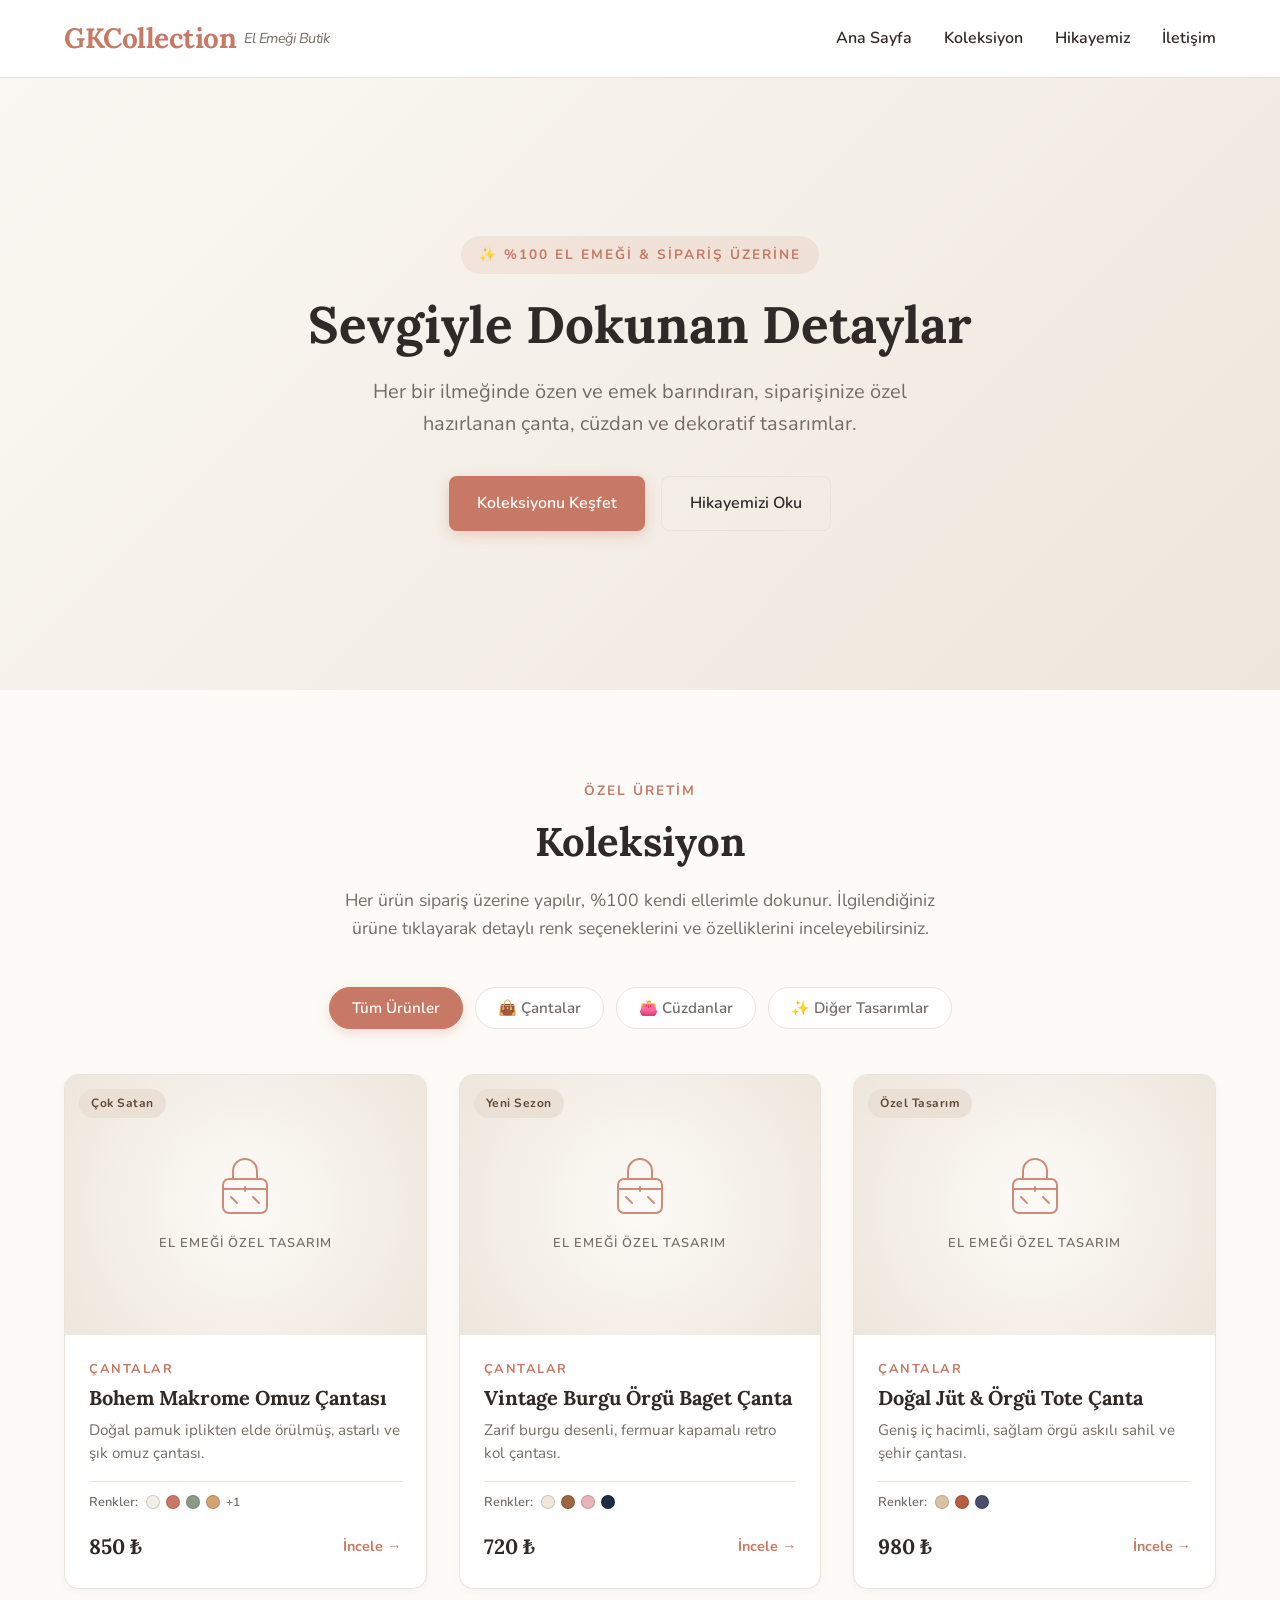
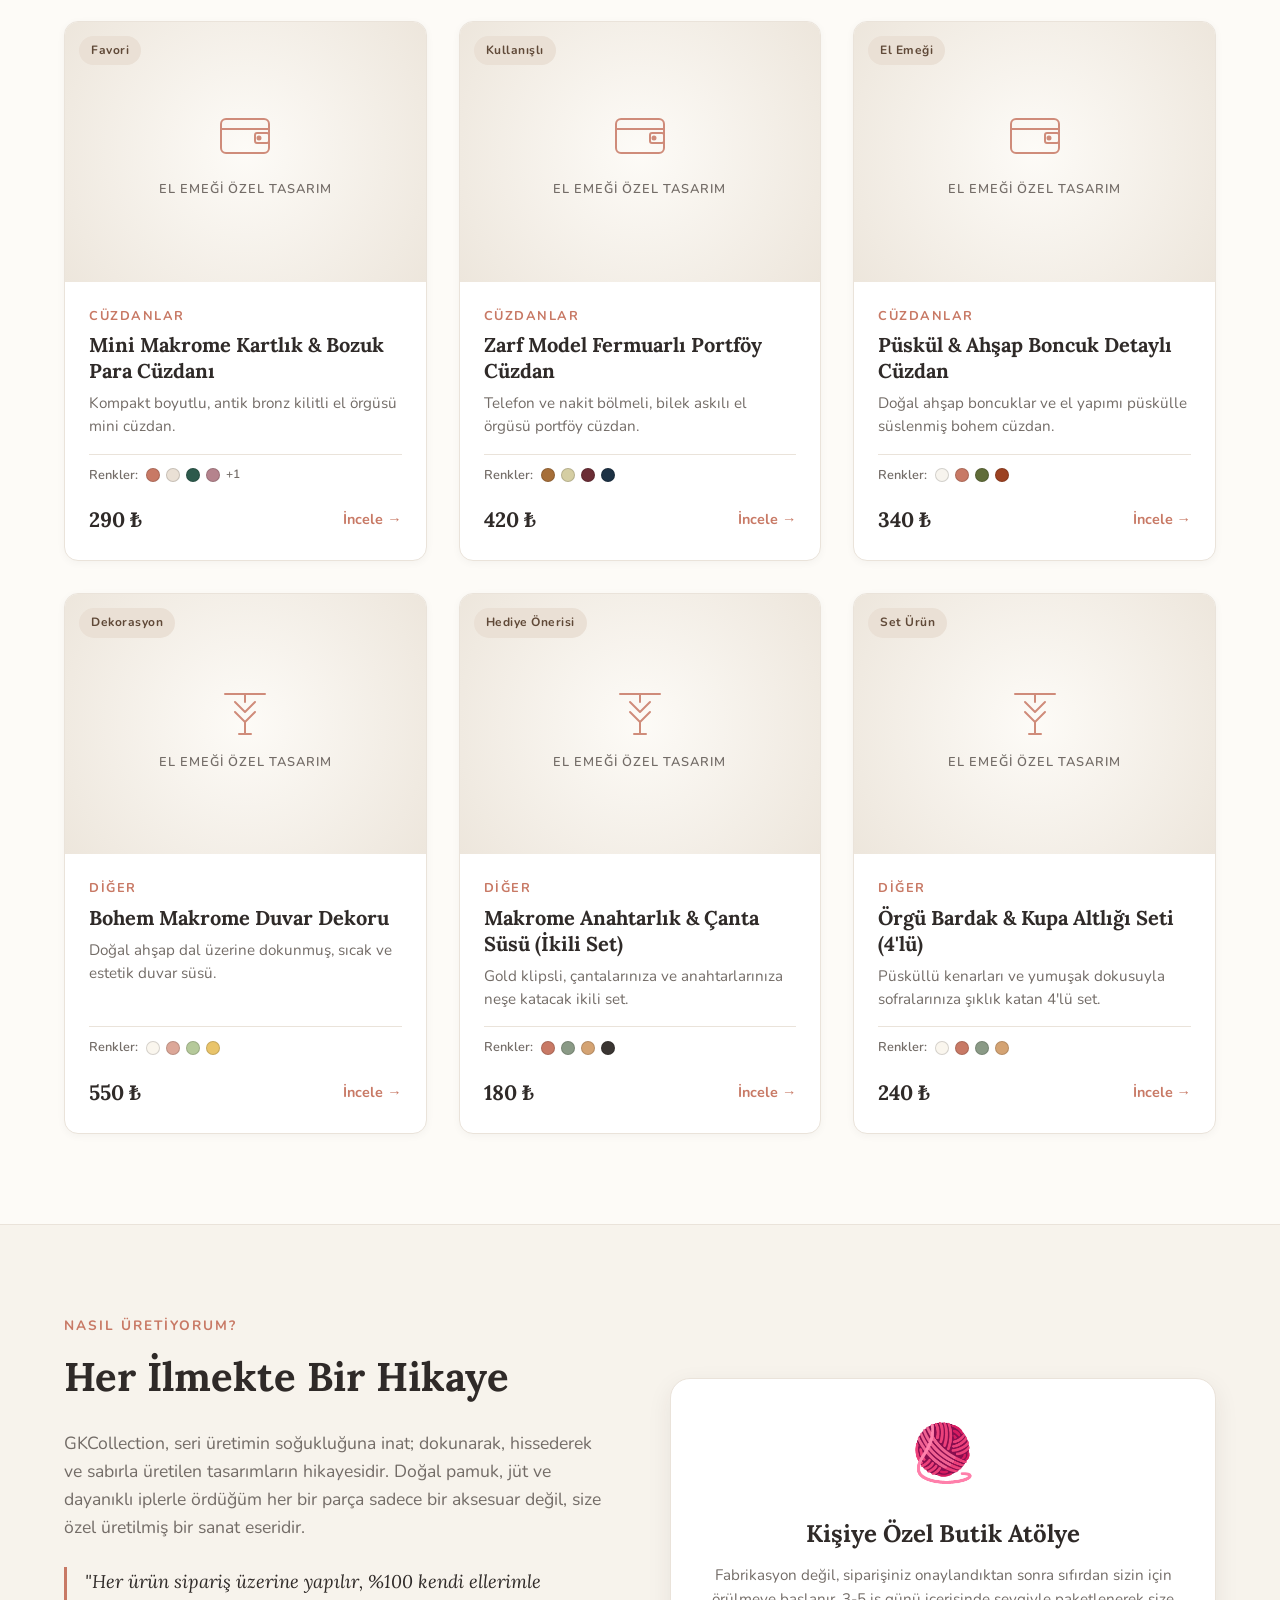
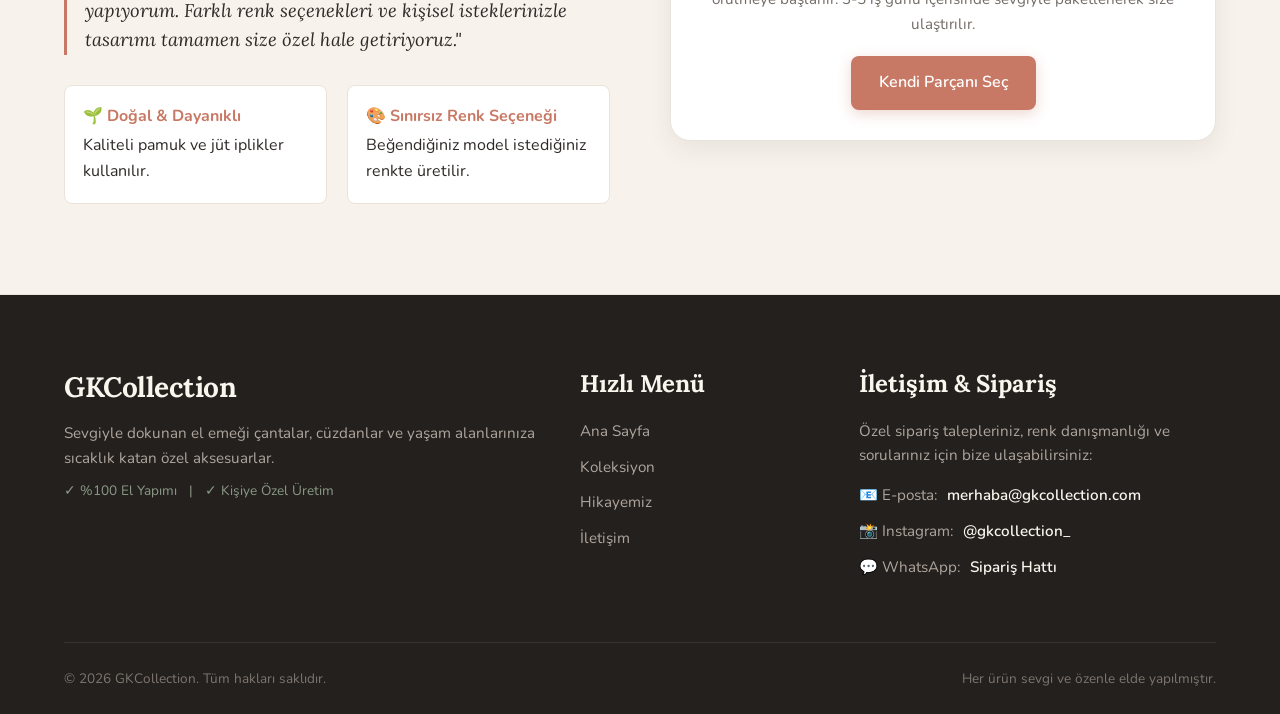
<file: GKCollection/index.html>
<!DOCTYPE html>
<html lang="tr">
<head>
    <meta charset="UTF-8">
    <meta name="viewport" content="width=device-width, initial-scale=1.0">
    <title>GKCollection | Sevgiyle Dokunan El Emeği Tasarımlar</title>
    <!-- Google Fonts: Lora (Başlıklar) ve Nunito (Metinler) -->
    <link rel="preconnect" href="https://fonts.googleapis.com">
    <link rel="preconnect" href="https://fonts.gstatic.com" crossorigin>
    <link href="https://fonts.googleapis.com/css2?family=Lora:ital,wght@0,400;0,600;0,700;1,400&family=Nunito:wght@300;400;600;700&display=swap" rel="stylesheet">
    <!-- CSS Dosyamızı Bağlıyoruz -->
    <link rel="stylesheet" href="style.css">
</head>
<body>

    <!-- 1. ÜST MENÜ (Header) -->
    <header>
        <div class="header-inner">
            <a href="index.html" class="logo">
                GKCollection
                <span>El Emeği Butik</span>
            </a>
            
            <!-- Mobil Menü Butonu -->
            <button class="nav-toggle" aria-label="Menüyü Aç/Kapat">
                <span></span>
                <span></span>
                <span></span>
            </button>

            <nav>
                <ul>
                    <li><a href="#ana-sayfa">Ana Sayfa</a></li>
                    <li><a href="#koleksiyon">Koleksiyon</a></li>
                    <li><a href="#hikayemiz">Hikayemiz</a></li>
                    <li><a href="#iletisim">İletişim</a></li>
                </ul>
            </nav>
        </div>
    </header>

    <!-- 2. KARŞILAMA ALANI (Hero Section) -->
    <section id="ana-sayfa" class="hero">
        <div class="hero-content">
            <span class="hero-subtitle-badge">✨ %100 El Emeği & Sipariş Üzerine</span>
            <h1>Sevgiyle Dokunan Detaylar</h1>
            <p>Her bir ilmeğinde özen ve emek barındıran, siparişinize özel hazırlanan çanta, cüzdan ve dekoratif tasarımlar.</p>
            <div class="hero-actions">
                <a href="#koleksiyon" class="btn btn-primary">Koleksiyonu Keşfet</a>
                <a href="#hikayemiz" class="btn btn-secondary">Hikayemizi Oku</a>
            </div>
        </div>
    </section>

    <!-- 3. KOLEKSİYON ALANI (Kategoriler & Ürünler) -->
    <section id="koleksiyon" class="featured">
        <div class="container">
            <div class="section-header">
                <span class="section-tag">Özel Üretim</span>
                <h2>Koleksiyon</h2>
                <p>Her ürün sipariş üzerine yapılır, %100 kendi ellerimle dokunur. İlgilendiğiniz ürüne tıklayarak detaylı renk seçeneklerini ve özelliklerini inceleyebilirsiniz.</p>
            </div>

            <!-- Kategori Filtre Butonları -->
            <div class="collection-filters">
                <button type="button" class="filter-btn active" data-category="all">
                    Tüm Ürünler
                </button>
                <button type="button" class="filter-btn" data-category="cantalar">
                    👜 Çantalar
                </button>
                <button type="button" class="filter-btn" data-category="cuzdanlar">
                    👛 Cüzdanlar
                </button>
                <button type="button" class="filter-btn" data-category="diger">
                    ✨ Diğer Tasarımlar
                </button>
            </div>

            <!-- Dinamik Ürün Listesi (JavaScript ile doldurulur) -->
            <div id="product-grid" class="grid-container">
                <!-- Ürün kartları main.js tarafından buraya yerleştirilir -->
            </div>
        </div>
    </section>

    <!-- 4. HİKAYEMİZ ALANI (Story Section) -->
    <section id="hikayemiz" class="story-section">
        <div class="container">
            <div class="story-grid">
                <div class="story-text">
                    <span class="section-tag">Nasıl Üretiyorum?</span>
                    <h2>Her İlmekte Bir Hikaye</h2>
                    <p>GKCollection, seri üretimin soğukluğuna inat; dokunarak, hissederek ve sabırla üretilen tasarımların hikayesidir. Doğal pamuk, jüt ve dayanıklı iplerle ördüğüm her bir parça sadece bir aksesuar değil, size özel üretilmiş bir sanat eseridir.</p>
                    
                    <div class="story-highlight-quote">
                        "Her ürün sipariş üzerine yapılır, %100 kendi ellerimle yapıyorum. Farklı renk seçenekleri ve kişisel isteklerinizle tasarımı tamamen size özel hale getiriyoruz."
                    </div>

                    <div class="story-features">
                        <div class="story-feature-item">
                            <strong>🌱 Doğal & Dayanıklı</strong>
                            <span>Kaliteli pamuk ve jüt iplikler kullanılır.</span>
                        </div>
                        <div class="story-feature-item">
                            <strong>🎨 Sınırsız Renk Seçeneği</strong>
                            <span>Beğendiğiniz model istediğiniz renkte üretilir.</span>
                        </div>
                    </div>
                </div>

                <div class="story-visual-box">
                    <div class="story-artisan-icon">🧶</div>
                    <h3>Kişiye Özel Butik Atölye</h3>
                    <p>Fabrikasyon değil, siparişiniz onaylandıktan sonra sıfırdan sizin için örülmeye başlanır. 3-5 iş günü içerisinde sevgiyle paketlenerek size ulaştırılır.</p>
                    <a href="#koleksiyon" class="btn btn-primary" style="margin-top: 20px;">
                        Kendi Parçanı Seç
                    </a>
                </div>
            </div>
        </div>
    </section>

    <!-- 5. ALT BİLGİ & İLETİŞİM (Footer) -->
    <footer id="iletisim">
        <div class="container">
            <div class="footer-grid">
                <div class="footer-col">
                    <div class="logo" style="color: #FAF6EE; margin-bottom: 12px;">GKCollection</div>
                    <p>Sevgiyle dokunan el emeği çantalar, cüzdanlar ve yaşam alanlarınıza sıcaklık katan özel aksesuarlar.</p>
                    <p style="margin-top: 10px; font-size: 0.85rem; color: #8A9A86;">
                        ✓ %100 El Yapımı &nbsp; | &nbsp; ✓ Kişiye Özel Üretim
                    </p>
                </div>

                <div class="footer-col">
                    <h3>Hızlı Menü</h3>
                    <ul class="footer-links">
                        <li><a href="#ana-sayfa">Ana Sayfa</a></li>
                        <li><a href="#koleksiyon">Koleksiyon</a></li>
                        <li><a href="#hikayemiz">Hikayemiz</a></li>
                        <li><a href="#iletisim">İletişim</a></li>
                    </ul>
                </div>

                <div class="footer-col">
                    <h3>İletişim & Sipariş</h3>
                    <p style="margin-bottom: 15px;">Özel sipariş talepleriniz, renk danışmanlığı ve sorularınız için bize ulaşabilirsiniz:</p>
                    <ul class="footer-contact-list">
                        <li>
                            <span>📧 E-posta:</span>
                            <a href="mailto:merhaba@gkcollection.com">merhaba@gkcollection.com</a>
                        </li>
                        <li>
                            <span>📸 Instagram:</span>
                            <a href="https://instagram.com" target="_blank" rel="noopener">@gkcollection_</a>
                        </li>
                        <li>
                            <span>💬 WhatsApp:</span>
                            <a href="https://wa.me/" target="_blank" rel="noopener">Sipariş Hattı</a>
                        </li>
                    </ul>
                </div>
            </div>

            <div class="footer-bottom">
                <p>&copy; 2026 GKCollection. Tüm hakları saklıdır.</p>
                <p>Her ürün sevgi ve özenle elde yapılmıştır.</p>
            </div>
        </div>
    </footer>

    <!-- JavaScript Dosyaları -->
    <script src="products.js"></script>
    <script src="main.js"></script>
</body>
</html>
</file>
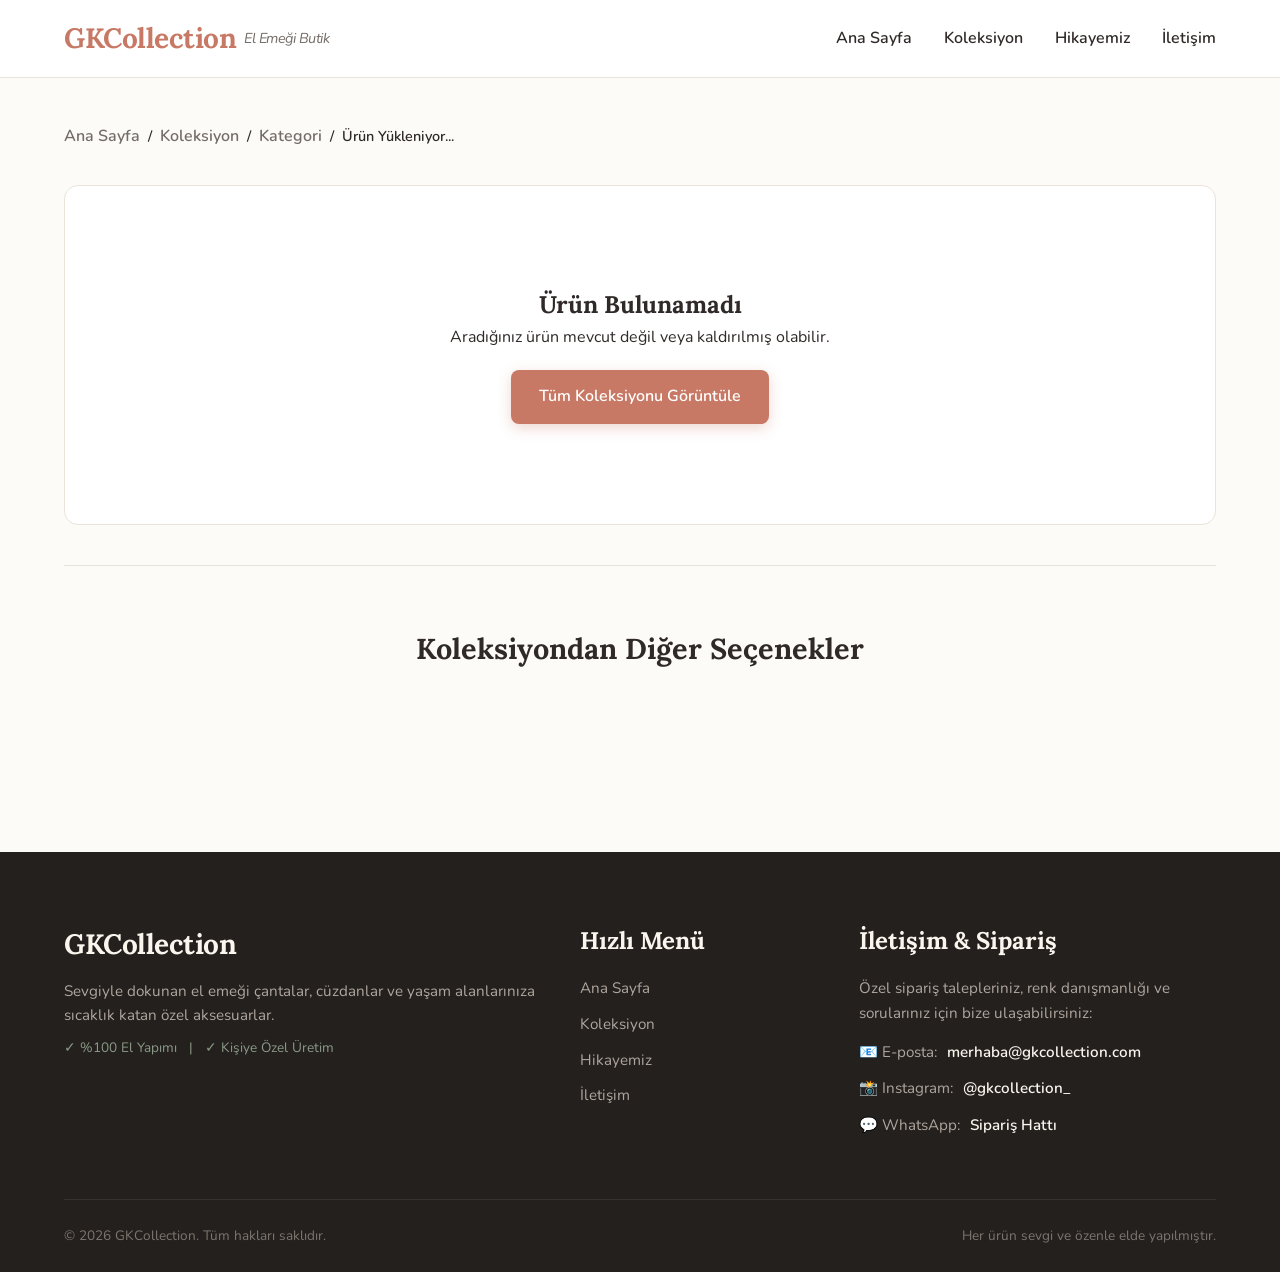
<file: GKCollection/urun-detay.html>
<!DOCTYPE html>
<html lang="tr">
<head>
    <meta charset="UTF-8">
    <meta name="viewport" content="width=device-width, initial-scale=1.0">
    <title>Ürün Detayı | GKCollection</title>
    <!-- Google Fonts: Lora (Başlıklar) ve Nunito (Metinler) -->
    <link rel="preconnect" href="https://fonts.googleapis.com">
    <link rel="preconnect" href="https://fonts.gstatic.com" crossorigin>
    <link href="https://fonts.googleapis.com/css2?family=Lora:ital,wght@0,400;0,600;0,700;1,400&family=Nunito:wght@300;400;600;700&display=swap" rel="stylesheet">
    <!-- CSS Dosyamızı Bağlıyoruz -->
    <link rel="stylesheet" href="style.css">
</head>
<body>

    <!-- 1. ÜST MENÜ (Header) -->
    <header>
        <div class="header-inner">
            <a href="index.html" class="logo">
                GKCollection
                <span>El Emeği Butik</span>
            </a>
            
            <!-- Mobil Menü Butonu -->
            <button class="nav-toggle" aria-label="Menüyü Aç/Kapat">
                <span></span>
                <span></span>
                <span></span>
            </button>

            <nav>
                <ul>
                    <li><a href="index.html#ana-sayfa">Ana Sayfa</a></li>
                    <li><a href="index.html#koleksiyon">Koleksiyon</a></li>
                    <li><a href="index.html#hikayemiz">Hikayemiz</a></li>
                    <li><a href="index.html#iletisim">İletişim</a></li>
                </ul>
            </nav>
        </div>
    </header>

    <!-- 2. ÜRÜN DETAY SAYFASI GÖVDESİ -->
    <main class="product-detail-page">
        <div class="container">
            
            <!-- Sayfa Yolu (Breadcrumbs) -->
            <nav class="breadcrumb-nav" aria-label="Sayfa Yolu">
                <a href="index.html">Ana Sayfa</a>
                <span>/</span>
                <a href="index.html#koleksiyon">Koleksiyon</a>
                <span>/</span>
                <a href="index.html#koleksiyon" id="breadcrumb-category">Kategori</a>
                <span>/</span>
                <span id="breadcrumb-product">Ürün Yükleniyor...</span>
            </nav>

            <!-- Dinamik Ürün Detay Konteyneri (main.js ile doldurulur) -->
            <div id="product-detail-container">
                <div style="text-align: center; padding: 80px 20px;">
                    <p>Ürün detayları yükleniyor...</p>
                </div>
            </div>

            <!-- İlginizi Çekebilecek Diğer Ürünler -->
            <section class="related-products-section">
                <h3>Koleksiyondan Diğer Seçenekler</h3>
                <div id="related-products-grid" class="grid-container">
                    <!-- main.js tarafından benzer veya diğer kategorideki ürünler yüklenir -->
                </div>
            </section>

        </div>
    </main>

    <!-- 3. ALT BİLGİ & İLETİŞİM (Footer) -->
    <footer id="iletisim">
        <div class="container">
            <div class="footer-grid">
                <div class="footer-col">
                    <div class="logo" style="color: #FAF6EE; margin-bottom: 12px;">GKCollection</div>
                    <p>Sevgiyle dokunan el emeği çantalar, cüzdanlar ve yaşam alanlarınıza sıcaklık katan özel aksesuarlar.</p>
                    <p style="margin-top: 10px; font-size: 0.85rem; color: #8A9A86;">
                        ✓ %100 El Yapımı &nbsp; | &nbsp; ✓ Kişiye Özel Üretim
                    </p>
                </div>

                <div class="footer-col">
                    <h3>Hızlı Menü</h3>
                    <ul class="footer-links">
                        <li><a href="index.html#ana-sayfa">Ana Sayfa</a></li>
                        <li><a href="index.html#koleksiyon">Koleksiyon</a></li>
                        <li><a href="index.html#hikayemiz">Hikayemiz</a></li>
                        <li><a href="index.html#iletisim">İletişim</a></li>
                    </ul>
                </div>

                <div class="footer-col">
                    <h3>İletişim & Sipariş</h3>
                    <p style="margin-bottom: 15px;">Özel sipariş talepleriniz, renk danışmanlığı ve sorularınız için bize ulaşabilirsiniz:</p>
                    <ul class="footer-contact-list">
                        <li>
                            <span>📧 E-posta:</span>
                            <a href="mailto:merhaba@gkcollection.com">merhaba@gkcollection.com</a>
                        </li>
                        <li>
                            <span>📸 Instagram:</span>
                            <a href="https://instagram.com" target="_blank" rel="noopener">@gkcollection_</a>
                        </li>
                        <li>
                            <span>💬 WhatsApp:</span>
                            <a href="https://wa.me/" target="_blank" rel="noopener">Sipariş Hattı</a>
                        </li>
                    </ul>
                </div>
            </div>

            <div class="footer-bottom">
                <p>&copy; 2026 GKCollection. Tüm hakları saklıdır.</p>
                <p>Her ürün sevgi ve özenle elde yapılmıştır.</p>
            </div>
        </div>
    </footer>

    <!-- JavaScript Dosyaları -->
    <script src="products.js"></script>
    <script src="main.js"></script>
</body>
</html>
</file>
<file: GKCollection/style.css>
/* ==========================================================================
   GKCollection - Modern & El Emeği Butik Stil Dosyası
   ========================================================================== */

/* --- 1. TEMEL DEĞİŞKENLER VE RENK PALETİ --- */
:root {
    --bg-color: #FDFBF7;          /* Doğal Krem / Keten Tonu */
    --surface-color: #FFFFFF;     /* Kart Arka Plan Beyaz */
    --surface-soft: #F7F3EC;      /* Yumuşak Bej Vurgu */
    --primary-color: #C87965;     /* Sıcak Kiremit / Terracotta */
    --primary-hover: #A85C4B;     /* Koyu Kiremit */
    --secondary-color: #8A9A86;   /* Dingin Adaçayı Yeşili */
    --text-color: #2F2A28;        /* Acı Kahve / Koyu Antrasit */
    --text-muted: #736C67;        /* İkincil Açıklama Metni */
    --border-color: #EAE3DA;      /* Yumuşak Kenarlık */
    --badge-bg: #EAE0D5;          /* Rozet Arka Planı */
    --badge-text: #604938;        /* Rozet Metin Rengi */
    --font-heading: 'Lora', serif;
    --font-body: 'Nunito', sans-serif;
    --shadow-sm: 0 2px 8px rgba(0, 0, 0, 0.04);
    --shadow-md: 0 8px 24px rgba(47, 42, 40, 0.08);
    --shadow-lg: 0 16px 36px rgba(47, 42, 40, 0.12);
    --radius-sm: 8px;
    --radius-md: 14px;
    --radius-lg: 20px;
}

/* --- 2. SIFIRLAMA VE TEMEL TİPOGRAFİ --- */
* {
    margin: 0;
    padding: 0;
    box-sizing: border-box;
}

html {
    scroll-behavior: smooth;
}

body {
    background-color: var(--bg-color);
    color: var(--text-color);
    font-family: var(--font-body);
    line-height: 1.6;
    overflow-x: hidden;
}

h1, h2, h3, h4, .logo {
    font-family: var(--font-heading);
    font-weight: 700;
    color: var(--text-color);
}

a {
    color: inherit;
    text-decoration: none;
    transition: all 0.25s ease;
}

img {
    max-width: 100%;
    display: block;
}

.container {
    max-width: 1200px;
    margin: 0 auto;
    padding: 0 24px;
}

/* --- 3. HEADER (ÜST MENÜ) --- */
header {
    background-color: rgba(255, 255, 255, 0.96);
    backdrop-filter: blur(10px);
    border-bottom: 1px solid var(--border-color);
    position: sticky;
    top: 0;
    z-index: 1000;
    transition: box-shadow 0.3s ease;
}

header .header-inner {
    max-width: 1200px;
    margin: 0 auto;
    padding: 16px 24px;
    display: flex;
    justify-content: space-between;
    align-items: center;
}

.logo {
    font-size: 1.75rem;
    color: var(--primary-color);
    letter-spacing: -0.5px;
    display: flex;
    align-items: center;
    gap: 8px;
}

.logo span {
    font-size: 0.9rem;
    font-family: var(--font-body);
    font-style: italic;
    color: var(--text-muted);
    font-weight: 400;
}

nav ul {
    list-style: none;
    display: flex;
    align-items: center;
    gap: 32px;
}

nav a {
    font-weight: 600;
    font-size: 1rem;
    color: var(--text-color);
    position: relative;
    padding: 6px 0;
}

nav a::after {
    content: '';
    position: absolute;
    bottom: 0;
    left: 0;
    width: 0%;
    height: 2px;
    background-color: var(--primary-color);
    transition: width 0.3s ease;
}

nav a:hover {
    color: var(--primary-color);
}

nav a:hover::after {
    width: 100%;
}

/* Mobil Hamburger Menü Butonu */
.nav-toggle {
    display: none;
    background: none;
    border: none;
    cursor: pointer;
    padding: 8px;
    flex-direction: column;
    gap: 5px;
}

.nav-toggle span {
    display: block;
    width: 25px;
    height: 2px;
    background-color: var(--text-color);
    transition: 0.3s ease;
}

/* --- 4. HERO SECTION (KARŞILAMA ALANI) --- */
.hero {
    min-height: 68vh;
    display: flex;
    align-items: center;
    justify-content: center;
    text-align: center;
    background: linear-gradient(135deg, #FBF8F3 0%, #EDE6DC 100%);
    padding: 80px 24px;
    position: relative;
}

.hero-content {
    max-width: 780px;
}

.hero-subtitle-badge {
    display: inline-block;
    background-color: rgba(200, 121, 101, 0.12);
    color: var(--primary-color);
    font-weight: 700;
    font-size: 0.85rem;
    text-transform: uppercase;
    letter-spacing: 2px;
    padding: 8px 18px;
    border-radius: 50px;
    margin-bottom: 20px;
}

.hero h1 {
    font-size: 3.2rem;
    line-height: 1.2;
    margin-bottom: 20px;
    color: var(--text-color);
}

.hero p {
    font-size: 1.25rem;
    color: var(--text-muted);
    margin-bottom: 36px;
    max-width: 620px;
    margin-left: auto;
    margin-right: auto;
}

.hero-actions {
    display: flex;
    justify-content: center;
    gap: 16px;
    flex-wrap: wrap;
}

/* --- BUTONLAR --- */
.btn {
    display: inline-flex;
    align-items: center;
    justify-content: center;
    gap: 8px;
    padding: 14px 28px;
    font-size: 1rem;
    font-weight: 600;
    border-radius: var(--radius-sm);
    cursor: pointer;
    border: none;
    transition: all 0.3s ease;
}

.btn-primary {
    background-color: var(--primary-color);
    color: #fff;
    box-shadow: 0 4px 14px rgba(200, 121, 101, 0.3);
}

.btn-primary:hover {
    background-color: var(--primary-hover);
    transform: translateY(-2px);
    box-shadow: 0 6px 18px rgba(200, 121, 101, 0.4);
}

.btn-secondary {
    background-color: transparent;
    color: var(--text-color);
    border: 1.5px solid var(--border-color);
}

.btn-secondary:hover {
    background-color: #fff;
    border-color: var(--primary-color);
    color: var(--primary-color);
}

/* --- 5. KOLEKSİYON BÖLÜMÜ (KATEGORİLER & ÜRÜNLER) --- */
.featured {
    padding: 90px 0;
}

.section-header {
    text-align: center;
    margin-bottom: 45px;
}

.section-tag {
    font-size: 0.85rem;
    text-transform: uppercase;
    letter-spacing: 2px;
    color: var(--primary-color);
    font-weight: 700;
    margin-bottom: 8px;
    display: block;
}

.section-header h2 {
    font-size: 2.5rem;
    margin-bottom: 12px;
}

.section-header p {
    color: var(--text-muted);
    font-size: 1.1rem;
    max-width: 600px;
    margin: 0 auto;
}

/* Kategori Filtre Butonları */
.collection-filters {
    display: flex;
    justify-content: center;
    align-items: center;
    gap: 12px;
    flex-wrap: wrap;
    margin-bottom: 45px;
}

.filter-btn {
    background-color: var(--surface-color);
    border: 1.5px solid var(--border-color);
    padding: 10px 22px;
    border-radius: 50px;
    font-family: var(--font-body);
    font-weight: 600;
    font-size: 0.95rem;
    color: var(--text-muted);
    cursor: pointer;
    transition: all 0.25s ease;
    display: inline-flex;
    align-items: center;
    gap: 6px;
}

.filter-btn:hover {
    border-color: var(--primary-color);
    color: var(--primary-color);
}

.filter-btn.active {
    background-color: var(--primary-color);
    border-color: var(--primary-color);
    color: #fff;
    box-shadow: 0 4px 12px rgba(200, 121, 101, 0.25);
}

/* Ürün Grid Düzeni */
.grid-container {
    display: grid;
    grid-template-columns: repeat(auto-fill, minmax(320px, 1fr));
    gap: 32px;
}

/* Ürün Kartı */
.product-card {
    background-color: var(--surface-color);
    border-radius: var(--radius-md);
    overflow: hidden;
    border: 1px solid var(--border-color);
    box-shadow: var(--shadow-sm);
    transition: transform 0.3s ease, box-shadow 0.3s ease;
    display: flex;
    flex-direction: column;
    cursor: pointer;
}

.product-card:hover {
    transform: translateY(-8px);
    box-shadow: var(--shadow-md);
}

/* Kart Görsel Alanı */
.card-visual {
    position: relative;
    width: 100%;
    height: 260px;
    background-color: var(--surface-soft);
    overflow: hidden;
    display: flex;
    align-items: center;
    justify-content: center;
}

.product-thumb-img {
    width: 100%;
    height: 100%;
    object-fit: cover;
    transition: transform 0.5s ease;
}

.product-card:hover .product-thumb-img {
    transform: scale(1.05);
}

/* Yer Tutucu (Placeholder) Görsel Tasarımı */
.img-placeholder {
    width: 100%;
    height: 100%;
    display: flex;
    flex-direction: column;
    align-items: center;
    justify-content: center;
    gap: 12px;
    background: radial-gradient(circle at center, #FDFBF7 0%, #EDE6DC 100%);
    color: var(--primary-color);
}

.placeholder-svg {
    width: 64px;
    height: 64px;
    opacity: 0.85;
    transition: transform 0.3s ease;
}

.product-card:hover .placeholder-svg {
    transform: scale(1.1);
}

.placeholder-caption {
    font-size: 0.8rem;
    font-weight: 600;
    letter-spacing: 1px;
    color: var(--text-muted);
    text-transform: uppercase;
}

/* Rozet (Badge) */
.badge {
    position: absolute;
    top: 14px;
    left: 14px;
    background-color: var(--badge-bg);
    color: var(--badge-text);
    font-size: 0.75rem;
    font-weight: 700;
    padding: 5px 12px;
    border-radius: 50px;
    z-index: 2;
    letter-spacing: 0.5px;
}

/* Kart Gövdesi */
.card-body {
    padding: 24px;
    display: flex;
    flex-direction: column;
    flex-grow: 1;
}

.card-category {
    font-size: 0.8rem;
    text-transform: uppercase;
    letter-spacing: 1.5px;
    color: var(--primary-color);
    font-weight: 700;
    margin-bottom: 6px;
}

.card-title {
    font-size: 1.25rem;
    margin-bottom: 8px;
    color: var(--text-color);
    line-height: 1.3;
}

.card-desc {
    color: var(--text-muted);
    font-size: 0.95rem;
    margin-bottom: 16px;
    line-height: 1.5;
    flex-grow: 1;
}

/* Renk Noktacıkları */
.card-colors {
    display: flex;
    align-items: center;
    gap: 8px;
    margin-bottom: 18px;
    padding-top: 10px;
    border-top: 1px solid var(--border-color);
}

.colors-label {
    font-size: 0.8rem;
    color: var(--text-muted);
    font-weight: 600;
}

.dots-wrapper {
    display: flex;
    align-items: center;
    gap: 6px;
}

.color-dot {
    width: 14px;
    height: 14px;
    border-radius: 50%;
    border: 1px solid rgba(0, 0, 0, 0.15);
    display: inline-block;
}

.color-more {
    font-size: 0.75rem;
    color: var(--text-muted);
    font-weight: 600;
}

/* Kart Alt Kısmı */
.card-footer {
    display: flex;
    justify-content: space-between;
    align-items: center;
}

.card-price {
    font-size: 1.3rem;
    font-weight: 700;
    color: var(--text-color);
    font-family: var(--font-heading);
}

.btn-detail {
    font-size: 0.9rem;
    font-weight: 700;
    color: var(--primary-color);
    display: inline-flex;
    align-items: center;
    gap: 4px;
    transition: gap 0.2s ease;
}

.product-card:hover .btn-detail {
    gap: 8px;
    color: var(--primary-hover);
}

/* --- 6. HİKAYEMİZ BÖLÜMÜ --- */
.story-section {
    background-color: var(--surface-soft);
    padding: 90px 0;
    border-top: 1px solid var(--border-color);
    border-bottom: 1px solid var(--border-color);
}

.story-grid {
    display: grid;
    grid-template-columns: 1fr 1fr;
    gap: 60px;
    align-items: center;
}

.story-text h2 {
    font-size: 2.5rem;
    margin-bottom: 20px;
}

.story-text p {
    font-size: 1.1rem;
    color: var(--text-muted);
    margin-bottom: 20px;
}

.story-highlight-quote {
    border-left: 3px solid var(--primary-color);
    padding-left: 18px;
    font-style: italic;
    color: var(--text-color);
    font-family: var(--font-heading);
    font-size: 1.15rem;
    margin: 25px 0;
}

.story-features {
    display: grid;
    grid-template-columns: 1fr 1fr;
    gap: 20px;
    margin-top: 30px;
}

.story-feature-item {
    background: #fff;
    padding: 18px;
    border-radius: var(--radius-sm);
    border: 1px solid var(--border-color);
}

.story-feature-item strong {
    display: block;
    color: var(--primary-color);
    margin-bottom: 4px;
}

.story-visual-box {
    background: #fff;
    padding: 30px;
    border-radius: var(--radius-lg);
    box-shadow: var(--shadow-md);
    border: 1px solid var(--border-color);
    text-align: center;
}

.story-artisan-icon {
    font-size: 3.5rem;
    margin-bottom: 16px;
}

.story-visual-box h3 {
    font-size: 1.5rem;
    margin-bottom: 10px;
}

.story-visual-box p {
    color: var(--text-muted);
    font-size: 0.95rem;
}

/* --- 7. ÜRÜN DETAY SAYFASI (urun-detay.html) --- */
.product-detail-page {
    padding: 40px 0 90px;
}

/* Breadcrumb (Sayfa Yolu) */
.breadcrumb-nav {
    margin-bottom: 30px;
    font-size: 0.9rem;
    color: var(--text-muted);
    display: flex;
    align-items: center;
    gap: 8px;
    flex-wrap: wrap;
}

.breadcrumb-nav a {
    color: var(--text-muted);
}

.breadcrumb-nav a:hover {
    color: var(--primary-color);
}

.breadcrumb-nav span {
    color: var(--text-color);
    font-weight: 600;
}

/* Detay Düzeni (2 Sütun) */
.product-detail-layout {
    display: grid;
    grid-template-columns: 1fr 1.1fr;
    gap: 60px;
    align-items: start;
}

/* Sol Sütun: Görsel */
.detail-visual-col {
    position: sticky;
    top: 90px;
}

.detail-visual-card {
    position: relative;
    background-color: #fff;
    border-radius: var(--radius-md);
    border: 1px solid var(--border-color);
    box-shadow: var(--shadow-sm);
    overflow: hidden;
    min-height: 440px;
    display: flex;
    align-items: center;
    justify-content: center;
}

.detail-main-img {
    width: 100%;
    height: 100%;
    max-height: 520px;
    object-fit: cover;
}

.detail-placeholder {
    display: flex;
    flex-direction: column;
    align-items: center;
    justify-content: center;
    padding: 60px 20px;
    gap: 20px;
    background: radial-gradient(circle at center, #FDFBF7 0%, #EDE6DC 100%);
    width: 100%;
    min-height: 440px;
}

.detail-placeholder .placeholder-svg {
    width: 100px;
    height: 100px;
    color: var(--primary-color);
}

.detail-badge {
    position: absolute;
    top: 20px;
    left: 20px;
    background-color: var(--primary-color);
    color: #fff;
    padding: 6px 14px;
    border-radius: 50px;
    font-size: 0.8rem;
    font-weight: 700;
    z-index: 2;
}

.artisan-stamp {
    display: inline-block;
    border: 2px dashed var(--primary-color);
    color: var(--primary-color);
    font-weight: 700;
    padding: 6px 16px;
    border-radius: 50px;
    font-size: 0.85rem;
    text-transform: uppercase;
    letter-spacing: 1px;
}

.detail-trust-badges {
    display: grid;
    grid-template-columns: repeat(3, 1fr);
    gap: 12px;
    margin-top: 20px;
}

.trust-badge-item {
    background-color: #fff;
    border: 1px solid var(--border-color);
    border-radius: var(--radius-sm);
    padding: 14px 10px;
    display: flex;
    align-items: center;
    gap: 10px;
}

.trust-icon {
    font-size: 1.6rem;
}

.trust-badge-item strong {
    font-size: 0.85rem;
    display: block;
    line-height: 1.2;
}

.trust-badge-item p {
    font-size: 0.75rem;
    color: var(--text-muted);
    margin: 0;
}

/* Sağ Sütun: Bilgiler */
.detail-category-tag {
    font-size: 0.85rem;
    text-transform: uppercase;
    letter-spacing: 2px;
    color: var(--primary-color);
    font-weight: 700;
    display: inline-block;
    margin-bottom: 8px;
}

.detail-title {
    font-size: 2.4rem;
    line-height: 1.2;
    margin-bottom: 14px;
}

.detail-price-box {
    display: flex;
    align-items: baseline;
    gap: 12px;
    margin-bottom: 24px;
    padding-bottom: 20px;
    border-bottom: 1px solid var(--border-color);
}

.detail-price {
    font-size: 2rem;
    font-weight: 700;
    color: var(--text-color);
    font-family: var(--font-heading);
}

.tax-info {
    font-size: 0.9rem;
    color: var(--text-muted);
}

/* KULLANICININ ÖZEL İSTEDİĞİ EL EMEĞİ GÜVENCE KUTUSU */
.artisan-guarantee-box {
    background: linear-gradient(135deg, #FFF9F5 0%, #FDF1EA 100%);
    border: 1.5px solid rgba(200, 121, 101, 0.35);
    border-radius: var(--radius-md);
    padding: 22px;
    margin-bottom: 30px;
    display: flex;
    gap: 18px;
    box-shadow: 0 4px 15px rgba(200, 121, 101, 0.08);
}

.artisan-icon {
    font-size: 2.2rem;
    line-height: 1;
}

.artisan-text h4 {
    font-size: 1.15rem;
    color: var(--primary-hover);
    margin-bottom: 6px;
}

.highlighted-quote {
    font-size: 1.1rem;
    font-weight: 700;
    color: var(--text-color);
    margin-bottom: 6px;
    line-height: 1.4;
    font-family: var(--font-heading);
}

.artisan-text small {
    color: var(--text-muted);
    font-size: 0.85rem;
    display: block;
    line-height: 1.4;
}

/* RENK SEÇENEKLERİ BÖLÜMÜ */
.detail-color-selection {
    margin-bottom: 30px;
    background: #fff;
    padding: 22px;
    border-radius: var(--radius-md);
    border: 1px solid var(--border-color);
}

.color-selection-header {
    display: flex;
    align-items: center;
    justify-content: space-between;
    margin-bottom: 14px;
}

.color-selection-header strong {
    font-size: 1rem;
}

.selected-color-badge {
    background-color: var(--surface-soft);
    color: var(--text-color);
    font-weight: 700;
    font-size: 0.85rem;
    padding: 4px 12px;
    border-radius: 50px;
    border: 1px solid var(--border-color);
}

.color-swatches {
    display: flex;
    flex-wrap: wrap;
    gap: 10px;
    margin-bottom: 14px;
}

.color-swatch-btn {
    display: inline-flex;
    align-items: center;
    gap: 8px;
    padding: 8px 14px;
    border-radius: 50px;
    border: 1.5px solid var(--border-color);
    background: #fff;
    cursor: pointer;
    font-family: var(--font-body);
    font-size: 0.9rem;
    color: var(--text-color);
    transition: all 0.2s ease;
}

.color-swatch-btn:hover {
    border-color: var(--primary-color);
}

.color-swatch-btn.active {
    border-color: var(--primary-color);
    background-color: #FFF5F2;
    box-shadow: 0 2px 8px rgba(200, 121, 101, 0.2);
    font-weight: 700;
}

.swatch-circle {
    width: 16px;
    height: 16px;
    border-radius: 50%;
    border: 1px solid rgba(0, 0, 0, 0.2);
    display: inline-block;
}

.custom-color-note {
    font-size: 0.85rem;
    color: var(--text-muted);
    display: flex;
    align-items: center;
    gap: 8px;
    background-color: var(--surface-soft);
    padding: 10px 14px;
    border-radius: var(--radius-sm);
    margin-top: 10px;
}

.custom-color-note svg {
    color: var(--primary-color);
    flex-shrink: 0;
}

/* Aksiyon Butonları */
.detail-actions {
    display: flex;
    gap: 16px;
    margin-bottom: 35px;
    flex-wrap: wrap;
}

.btn-order {
    flex: 1;
    min-width: 240px;
    background-color: #25D366; /* WhatsApp yeşili */
    color: #fff;
    box-shadow: 0 4px 14px rgba(37, 211, 102, 0.3);
}

.btn-order:hover {
    background-color: #1EBE5D;
    transform: translateY(-2px);
    box-shadow: 0 6px 18px rgba(37, 211, 102, 0.4);
}

/* Accordion (Detay Bilgileri) */
.detail-accordion {
    border: 1px solid var(--border-color);
    border-radius: var(--radius-md);
    background: #fff;
    overflow: hidden;
}

.accordion-item {
    border-bottom: 1px solid var(--border-color);
}

.accordion-item:last-child {
    border-bottom: none;
}

.accordion-title {
    padding: 16px 20px;
    font-size: 1.1rem;
    cursor: default;
    background-color: #fff;
}

.accordion-content {
    padding: 0 20px 18px;
    color: var(--text-muted);
    font-size: 0.95rem;
    line-height: 1.6;
}

.specs-list {
    list-style: none;
}

.specs-list li {
    padding: 6px 0;
    border-bottom: 1px dashed var(--border-color);
}

.specs-list li:last-child {
    border-bottom: none;
}

.specs-list strong {
    color: var(--text-color);
}

/* İlgili Ürünler Bölümü */
.related-products-section {
    padding: 60px 0;
    border-top: 1px solid var(--border-color);
    margin-top: 40px;
}

.related-products-section h3 {
    font-size: 1.8rem;
    margin-bottom: 30px;
    text-align: center;
}

.img-placeholder.mini {
    height: 180px;
}

.img-placeholder.mini .placeholder-svg {
    width: 44px;
    height: 44px;
}

/* Bulunamadı Sayfası */
.not-found-box {
    text-align: center;
    padding: 100px 20px;
    background: #fff;
    border-radius: var(--radius-md);
    border: 1px solid var(--border-color);
}

/* --- 8. FOOTER & İLETİŞİM --- */
footer {
    background-color: #24201E;
    color: #E2DBD5;
    padding: 70px 0 25px;
    margin-top: auto;
}

.footer-grid {
    display: grid;
    grid-template-columns: 2fr 1fr 1.5fr;
    gap: 40px;
    margin-bottom: 50px;
}

.footer-col h3 {
    color: #FAF6EE;
    font-size: 1.5rem;
    margin-bottom: 16px;
}

.footer-col p {
    color: #AFA69E;
    font-size: 0.95rem;
    line-height: 1.6;
}

.footer-links {
    list-style: none;
}

.footer-links li {
    margin-bottom: 10px;
}

.footer-links a {
    color: #AFA69E;
    font-size: 0.95rem;
}

.footer-links a:hover {
    color: var(--primary-color);
    padding-left: 5px;
}

.footer-contact-list {
    list-style: none;
}

.footer-contact-list li {
    margin-bottom: 12px;
    display: flex;
    align-items: center;
    gap: 10px;
    color: #AFA69E;
    font-size: 0.95rem;
}

.footer-contact-list a {
    color: #FAF6EE;
    font-weight: 600;
}

.footer-contact-list a:hover {
    color: var(--primary-color);
}

.footer-bottom {
    padding-top: 25px;
    border-top: 1px solid rgba(255, 255, 255, 0.08);
    display: flex;
    justify-content: space-between;
    align-items: center;
    font-size: 0.85rem;
    color: #7D756E;
    flex-wrap: wrap;
    gap: 15px;
}

/* --- 9. RESPONSIVE (DUYARLI) TASARIM --- */
@media (max-width: 992px) {
    .product-detail-layout {
        grid-template-columns: 1fr;
        gap: 40px;
    }

    .detail-visual-col {
        position: static;
    }

    .story-grid {
        grid-template-columns: 1fr;
        gap: 40px;
    }

    .footer-grid {
        grid-template-columns: 1fr 1fr;
    }
}

@media (max-width: 768px) {
    header {
        padding: 0;
    }

    header .header-inner {
        padding: 14px 20px;
    }

    .nav-toggle {
        display: flex;
    }

    nav ul {
        position: absolute;
        top: 100%;
        left: 0;
        right: 0;
        background-color: #fff;
        flex-direction: column;
        gap: 0;
        border-bottom: 1px solid var(--border-color);
        box-shadow: var(--shadow-md);
        display: none;
    }

    nav ul.open {
        display: flex;
    }

    nav ul li {
        width: 100%;
        text-align: center;
    }

    nav ul li a {
        display: block;
        padding: 14px 20px;
        border-top: 1px solid var(--border-color);
    }

    nav ul li a::after {
        display: none;
    }

    .hero h1 {
        font-size: 2.3rem;
    }

    .hero p {
        font-size: 1.05rem;
    }

    .featured {
        padding: 60px 0;
    }

    .section-header h2 {
        font-size: 2rem;
    }

    .collection-filters {
        gap: 8px;
    }

    .filter-btn {
        padding: 8px 16px;
        font-size: 0.85rem;
    }

    .grid-container {
        grid-template-columns: 1fr;
        gap: 24px;
    }

    .footer-grid {
        grid-template-columns: 1fr;
        gap: 30px;
    }

    .detail-trust-badges {
        grid-template-columns: 1fr;
    }

    .detail-actions {
        flex-direction: column;
    }

    .btn-order {
        width: 100%;
    }
}
</file>
